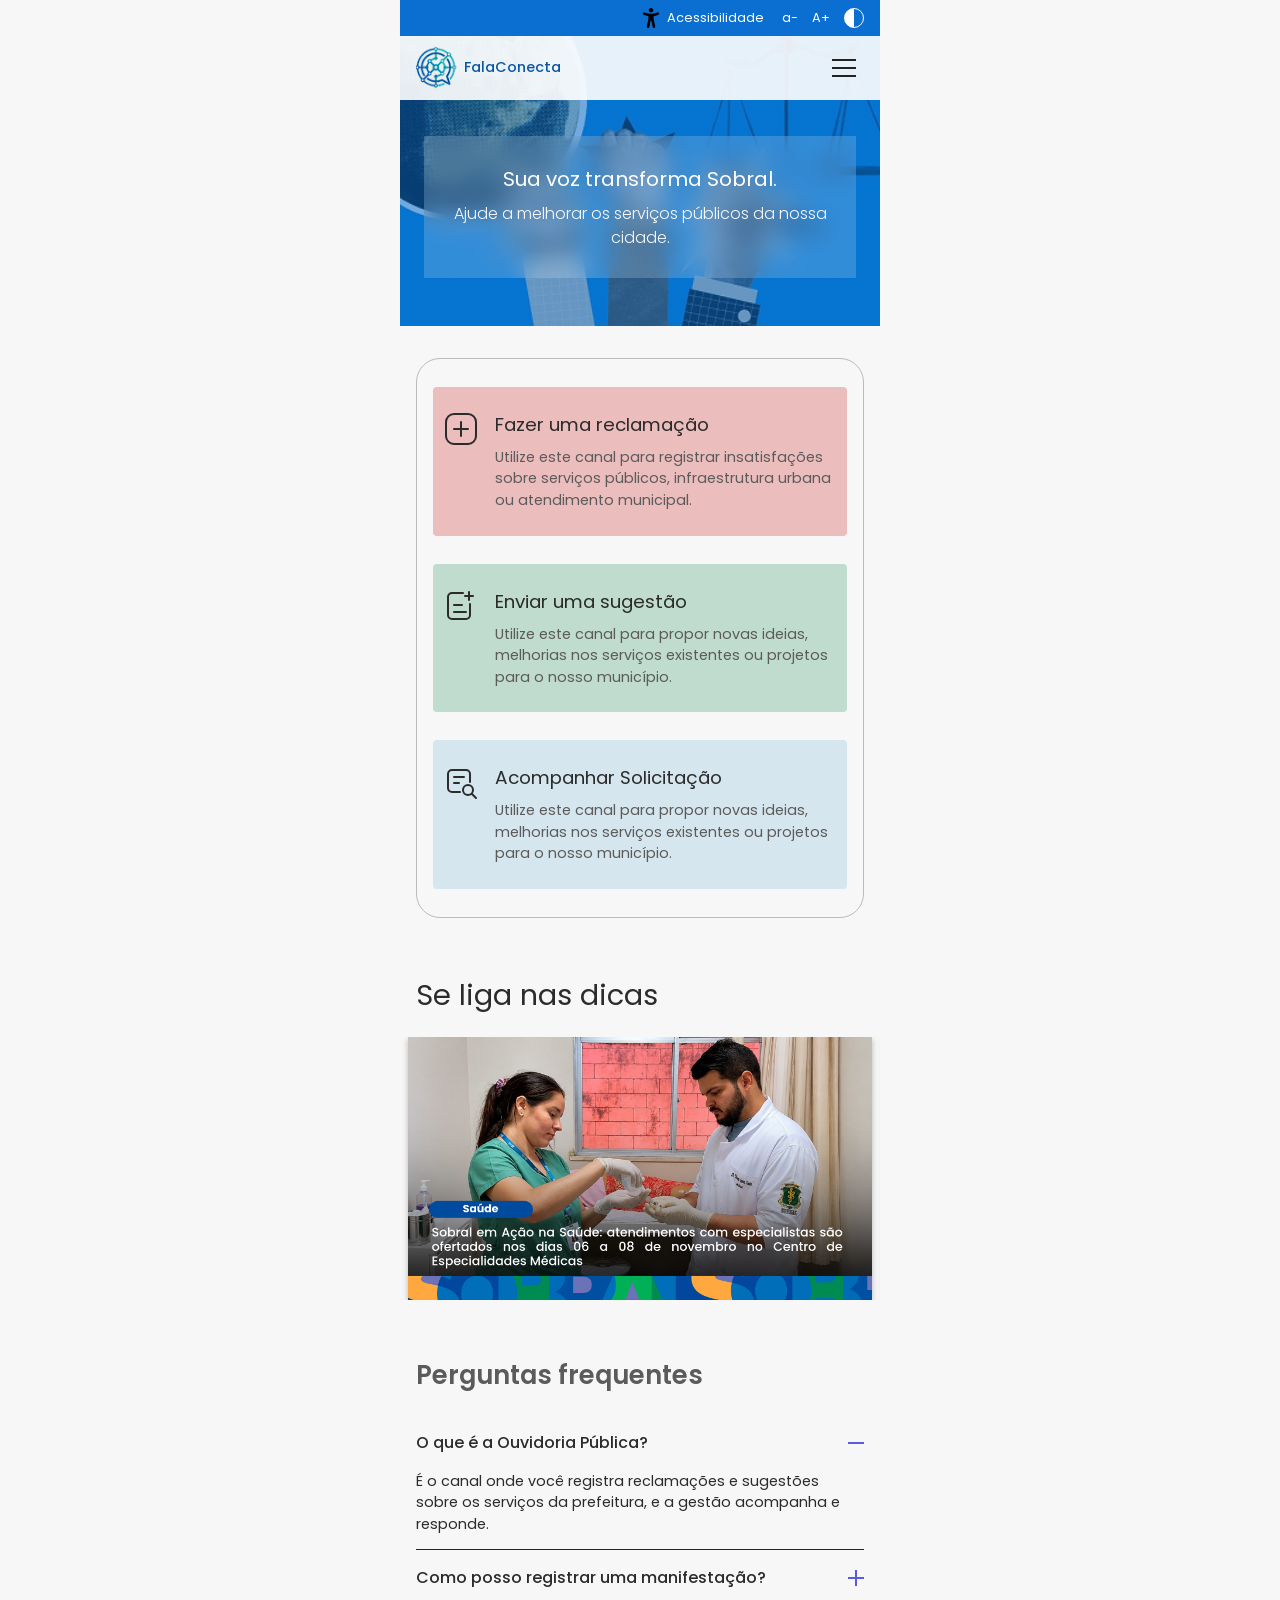
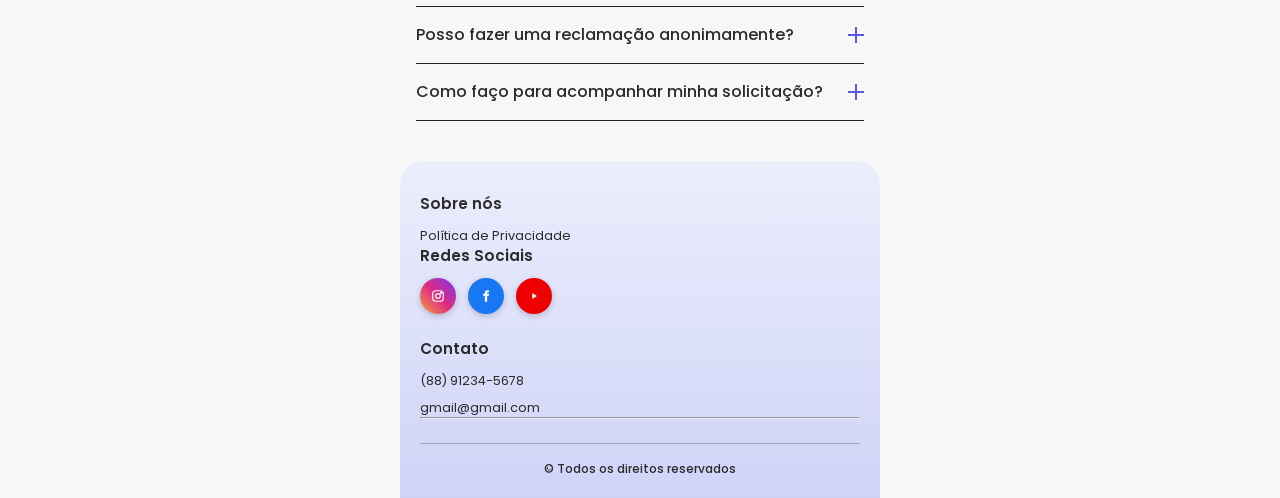
<file: index.html>
<!DOCTYPE html>
<html lang="pt-br">
<head>
  <meta charset="UTF-8">
  <meta name="viewport" content="width=device-width, initial-scale=1">
  <title>FalaConecta - Sistema de Ouvidoria Pública</title>
  <!-- Fontes -->
  <link rel="preconnect" href="https://fonts.googleapis.com">
  <link rel="preconnect" href="https://fonts.gstatic.com" crossorigin>
  <link href="https://fonts.googleapis.com/css2?family=Poppins:wght@300;400;500;600&display=swap" rel="stylesheet">
  <!-- Css -->
  <link rel="stylesheet" href="style.css">
</head>
<body>

  <!-- Acessibilidade -->
  <div class="acessibilidade">
    <a href="#" class="acessibilidade-link">
      <img src="imagens/acessibilidade.png" width="20" height="20" alt="">
      Acessibilidade
    </a>
    <button type="button" id="font-minus" aria-label="Diminuir fonte">a-</button>
    <button type="button" id="font-plus" aria-label="Aumentar fonte">A+</button>
    <button type="button" id="contrast" class="contraste-btn" aria-label="Alternar alto contraste"></button>
  </div>

  <!-- Hero -->
  <header class="hero">
    <nav class="nav">
      <a href="index.html" class="logo">
        <img src="imagens/logo.png" alt="Logo FalaConecta" width="44" height="44">
        <span>FalaConecta</span>
      </a>
      <button class="menu-btn" id="menu-btn" aria-label="Abrir menu" aria-expanded="false" aria-controls="menu">
        <span></span><span></span><span></span>
      </button>
    </nav>
    <ul class="menu" id="menu" hidden>
      <li><a href="reclamacao.html">Fazer uma reclamação</a></li>
      <li><a href="sugestao.html">Enviar uma sugestão</a></li>
      <li><a href="acompanhar.html">Acompanhar solicitação</a></li>
      <li><a href="#faq">Perguntas frequentes</a></li>
    </ul>
    <div class="hero-box">
      <h1>Sua voz transforma Sobral.</h1>
      <p>Ajude a melhorar os serviços públicos da nossa cidade.</p>
    </div>
  </header>

  <main>
    <!-- Canais de atendimento-->
    <section class="canais">
      <a href="reclamacao.html" class="canal canal--rosa">
        <svg width="36" height="36" viewBox="0 0 36 36" fill="none" stroke="currentColor" stroke-width="2" stroke-linecap="round" aria-hidden="true"><rect x="3" y="3" width="30" height="30" rx="8"/><path d="M18 11v14M11 18h14"/></svg>
        <div>
          <h2>Fazer uma reclamação</h2>
          <p>Utilize este canal para registrar insatisfações sobre serviços públicos, infraestrutura urbana ou atendimento municipal.</p>
        </div>
      </a>
      <a href="sugestao.html" class="canal canal--verde">
        <svg width="36" height="36" viewBox="0 0 36 36" fill="none" stroke="currentColor" stroke-width="2" stroke-linecap="round" aria-hidden="true"><path d="M20 5H9a4 4 0 0 0-4 4v18a4 4 0 0 0 4 4h14a4 4 0 0 0 4-4V16"/><path d="M11 17h8M11 24h12M26 4v8M22 8h8"/></svg>
        <div>
          <h2>Enviar uma sugestão</h2>
          <p>Utilize este canal para propor novas ideias, melhorias nos serviços existentes ou projetos para o nosso município.</p>
        </div>
      </a>
      <a href="acompanhar.html" class="canal canal--azul">
        <svg width="36" height="36" viewBox="0 0 36 36" fill="none" stroke="currentColor" stroke-width="2" stroke-linecap="round" aria-hidden="true"><path d="M17 28H9a4 4 0 0 1-4-4V10a4 4 0 0 1 4-4h14a4 4 0 0 1 4 4v8"/><path d="M11 13h10M11 19h5"/><circle cx="25" cy="26" r="5"/><path d="M29 30l4 4"/></svg>
        <div>
          <h2>Acompanhar Solicitação</h2>
          <p>Utilize este canal para propor novas ideias, melhorias nos serviços existentes ou projetos para o nosso município.</p>
        </div>
      </a>
    </section>

    <!-- Dicas / carrossel -->
    <section class="dicas">
      <h2>Se liga nas dicas</h2>
      <div class="carrossel" id="carrossel">
        <div class="slide"><img src="imagens/slide1.png"></div>
        <div class="slide"><img src="imagens/slide2.png"></div>
        <div class="slide"><img src="imagens/slide3.png"></div>
      </div>
    </section>

    <!-- FAQ -->
    <section class="faq" id="faq">
      <h2>Perguntas frequentes</h2>
      <div class="faq-item open">
        <button class="faq-q" aria-expanded="true">O que é a Ouvidoria Pública?<span class="icon" aria-hidden="true"></span></button>
        <div class="faq-a"><p>É o canal onde você registra reclamações e sugestões sobre os serviços da prefeitura, e a gestão acompanha e responde.</p></div>
      </div>
      <div class="faq-item">
        <button class="faq-q" aria-expanded="false">Como posso registrar uma manifestação?<span class="icon" aria-hidden="true"></span></button>
        <div class="faq-a"><p>Na página inicial, escolha "Fazer uma reclamação" ou "Enviar uma sugestão" e preencha os campos do formulário.</p></div>
      </div>
      <div class="faq-item">
        <button class="faq-q" aria-expanded="false">Posso fazer uma reclamação anonimamente?<span class="icon" aria-hidden="true"></span></button>
        <div class="faq-a"><p>Sim. No formulário, escolha a opção "Reclamação Anônima". Você receberá um protocolo e um código para acompanhar.</p></div>
      </div>
      <div class="faq-item">
        <button class="faq-q" aria-expanded="false">Como faço para acompanhar minha solicitação?<span class="icon" aria-hidden="true"></span></button>
        <div class="faq-a"><p>Acesse a opção "Acompanhar Solicitação" na página inicial e informe o número do protocolo e a chave de acesso recebidos após o envio.</p></div>
      </div>
    </section>
  </main>

  <footer class="footer">
    <div class="footer-top">
      <div>
        <h3>Sobre nós</h3>
        <a href="termos.html">Política de Privacidade</a>
      </div>
      <div class="social">
        <h3>Redes Sociais</h3>
        <div class="social-icons">
          <a href="#" aria-label="Instagram" class="s-insta"><svg width="14" height="14" viewBox="0 0 24 24" fill="none" stroke="#fff" stroke-width="2"><rect x="3" y="3" width="18" height="18" rx="5"/><circle cx="12" cy="12" r="4"/><circle cx="17.5" cy="6.5" r="1" fill="#fff"/></svg></a>
          <a href="#" aria-label="Facebook" class="s-face"><svg width="14" height="14" viewBox="0 0 24 24" fill="#fff"><path d="M14 8V6.5c0-.7.3-1 1-1h2V2h-3a4 4 0 0 0-4 4v2H7v3.5h3V22h4V11.5h3L17.5 8z"/></svg></a>
          <a href="#" aria-label="YouTube" class="s-yt"><svg width="14" height="14" viewBox="0 0 24 24" fill="#fff"><path d="M9 7l8 5-8 5z"/></svg></a>
        </div>
      </div>
    </div>
    <div class="contato">
      <h3>Contato</h3>
      <p>(88) 91234-5678</p>
      <p>gmail@gmail.com</p>
    </div>
    <hr>
    <p class="copy">© Todos os direitos reservados</p>
  </footer>

  <script src="script.js"></script>
</body>
</html>
</file>
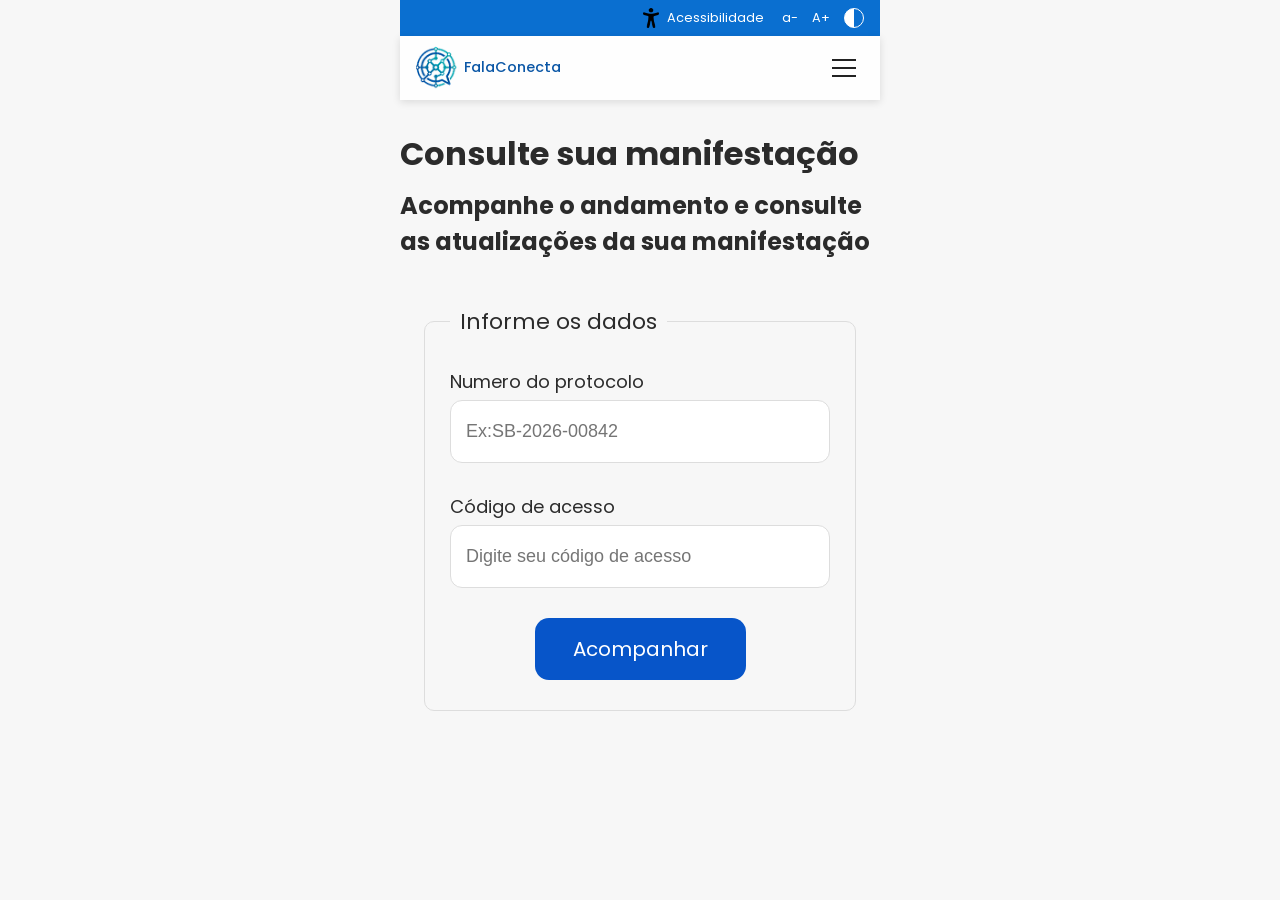
<file: acompanhar.html>
<!DOCTYPE html>
<html lang="pt-br">
<head>
    <meta charset="UTF-8">
    <meta name="viewport" content="width=device-width, initial-scale=1.0">
    <title>Document</title>
    <!-- Fontes -->
  <link rel="preconnect" href="https://fonts.googleapis.com">
  <link rel="preconnect" href="https://fonts.gstatic.com" crossorigin>
  <link href="https://fonts.googleapis.com/css2?family=Poppins:wght@300;400;500;600&display=swap" rel="stylesheet">
  <!-- Css -->
  <link rel="stylesheet" href="style.css">
</head>
<body>

     <!-- Acessibilidade -->
  <div class="acessibilidade">
    <a href="#" class="acessibilidade-link">
      <img src="imagens/acessibilidade.png" width="20" height="20" alt="">
      Acessibilidade
    </a>
    <button type="button" id="font-minus" aria-label="Diminuir fonte">a-</button>
    <button type="button" id="font-plus" aria-label="Aumentar fonte">A+</button>
    <button type="button" id="contrast" class="contraste-btn" aria-label="Alternar alto contraste"></button>
  </div>


  <!--Header-->
    <header class="topo">
        <nav class="nav">
            <a href="index.html" class="logo">
                <img src="imagens/logo.png" alt="Logo FalaConecta" width="44" height="44">
                <span>FalaConecta</span>
            </a>
            <button class="menu-btn" id="menu-btn" aria-label="Abrir Menu" aria-expanded="false" aria-controls="menu">
               <span></span><span></span><span></span>
            </button>
        </nav>
        <ul class="menu" id="menu" hidden>
            <li><a href="reclamacao.html">Fazer uma reclamação</a></li>
            <li><a href="sugestao.html">Enviar Sugestão</a></li>
            <li><a href="acompanhar.html">Acompanhar Solicitação</a></li>
            <li><a href="index.html">Perguntas Frequentes</a></li>
        </ul>
    </header>

    <!--formulario do acompanhamento-->
    <h1 id="h1-acompanhamento">Consulte sua manifestação</h1>
    <h2 id="h2-acompanhamento">Acompanhe o andamento e consulte as atualizações da sua manifestação</h2>
    <form id="acompanhamento">
      <fieldset>
        <legend>Informe os dados</legend>
        <p>Numero do protocolo</p>
        <input type="text" id="numero-protocolo" placeholder="Ex:SB-2026-00842">

        <p>Código de acesso</p>
        <input type="text" id="codigo-acesso" placeholder="Digite seu código de acesso">

        <button type="submit">Acompanhar</button>
      </fieldset>
    </form>



  <script src="script.js"></script>
</body>
</html>
</file>
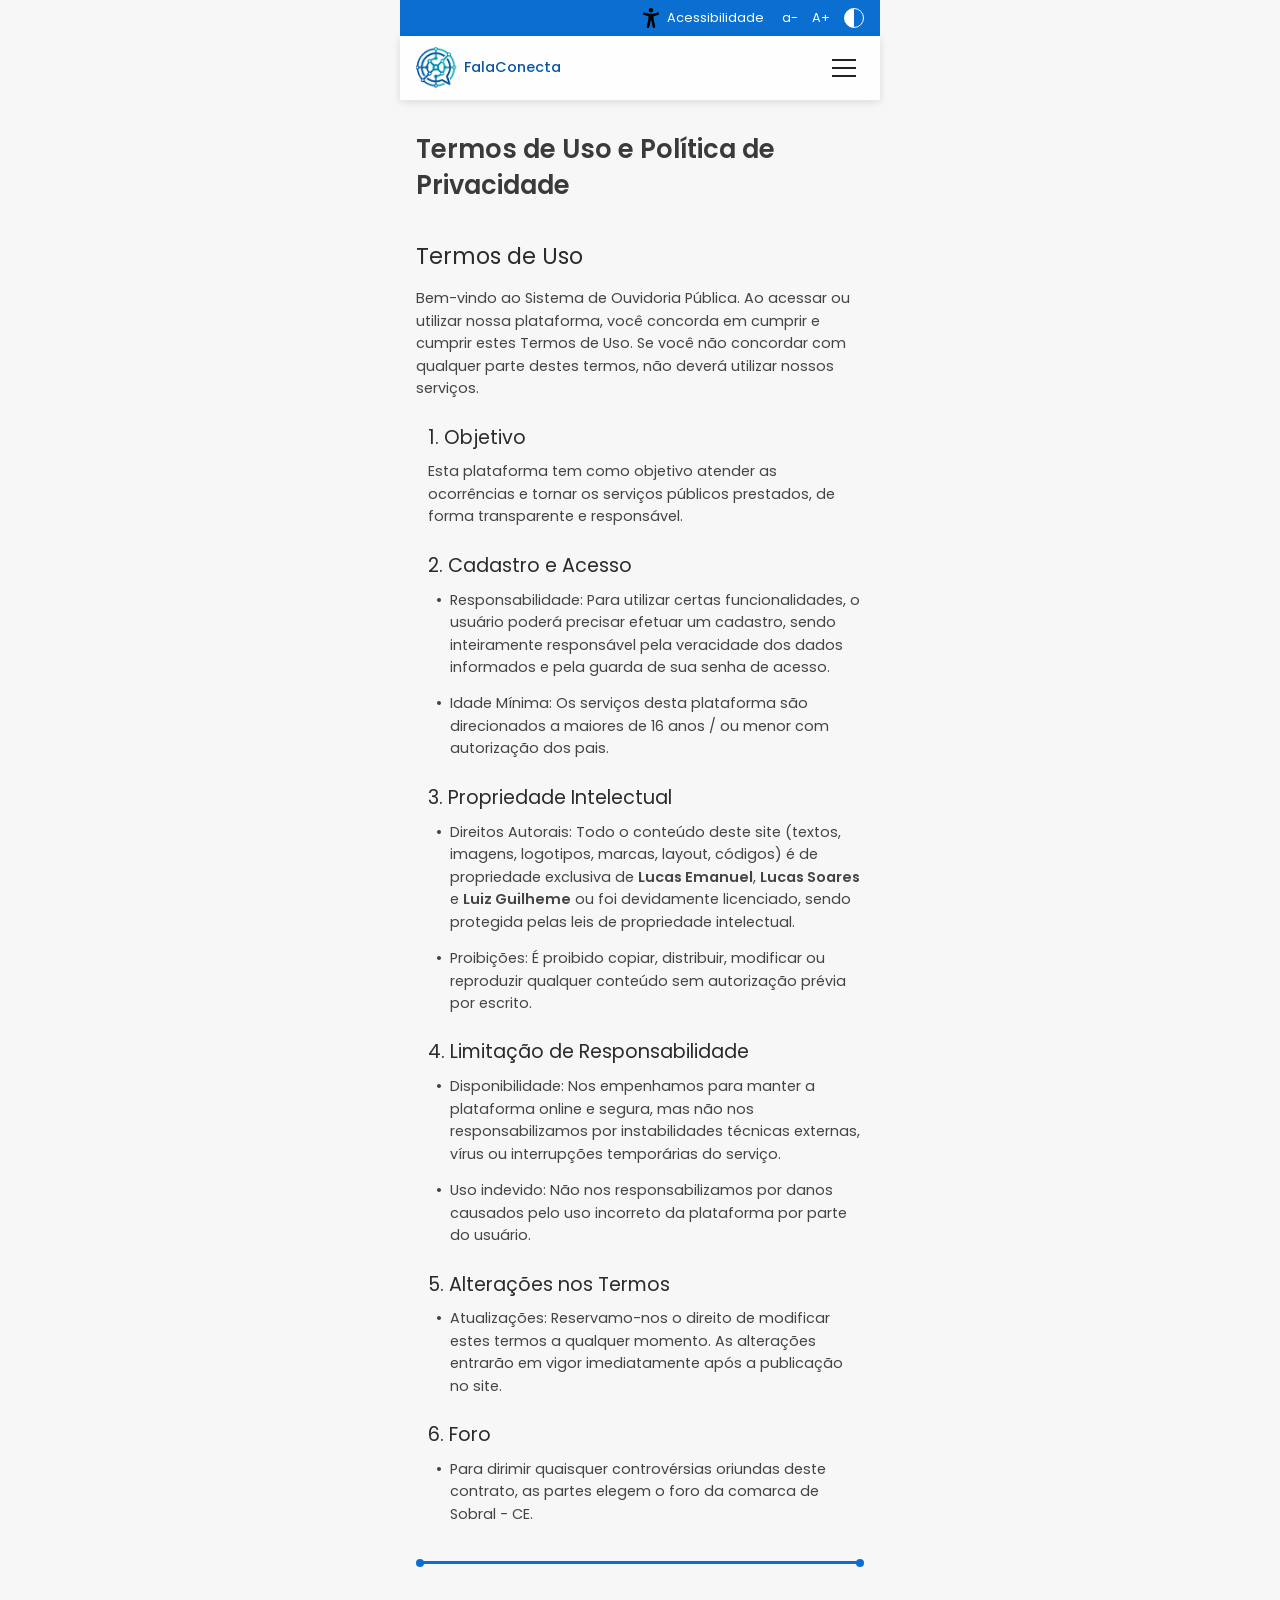
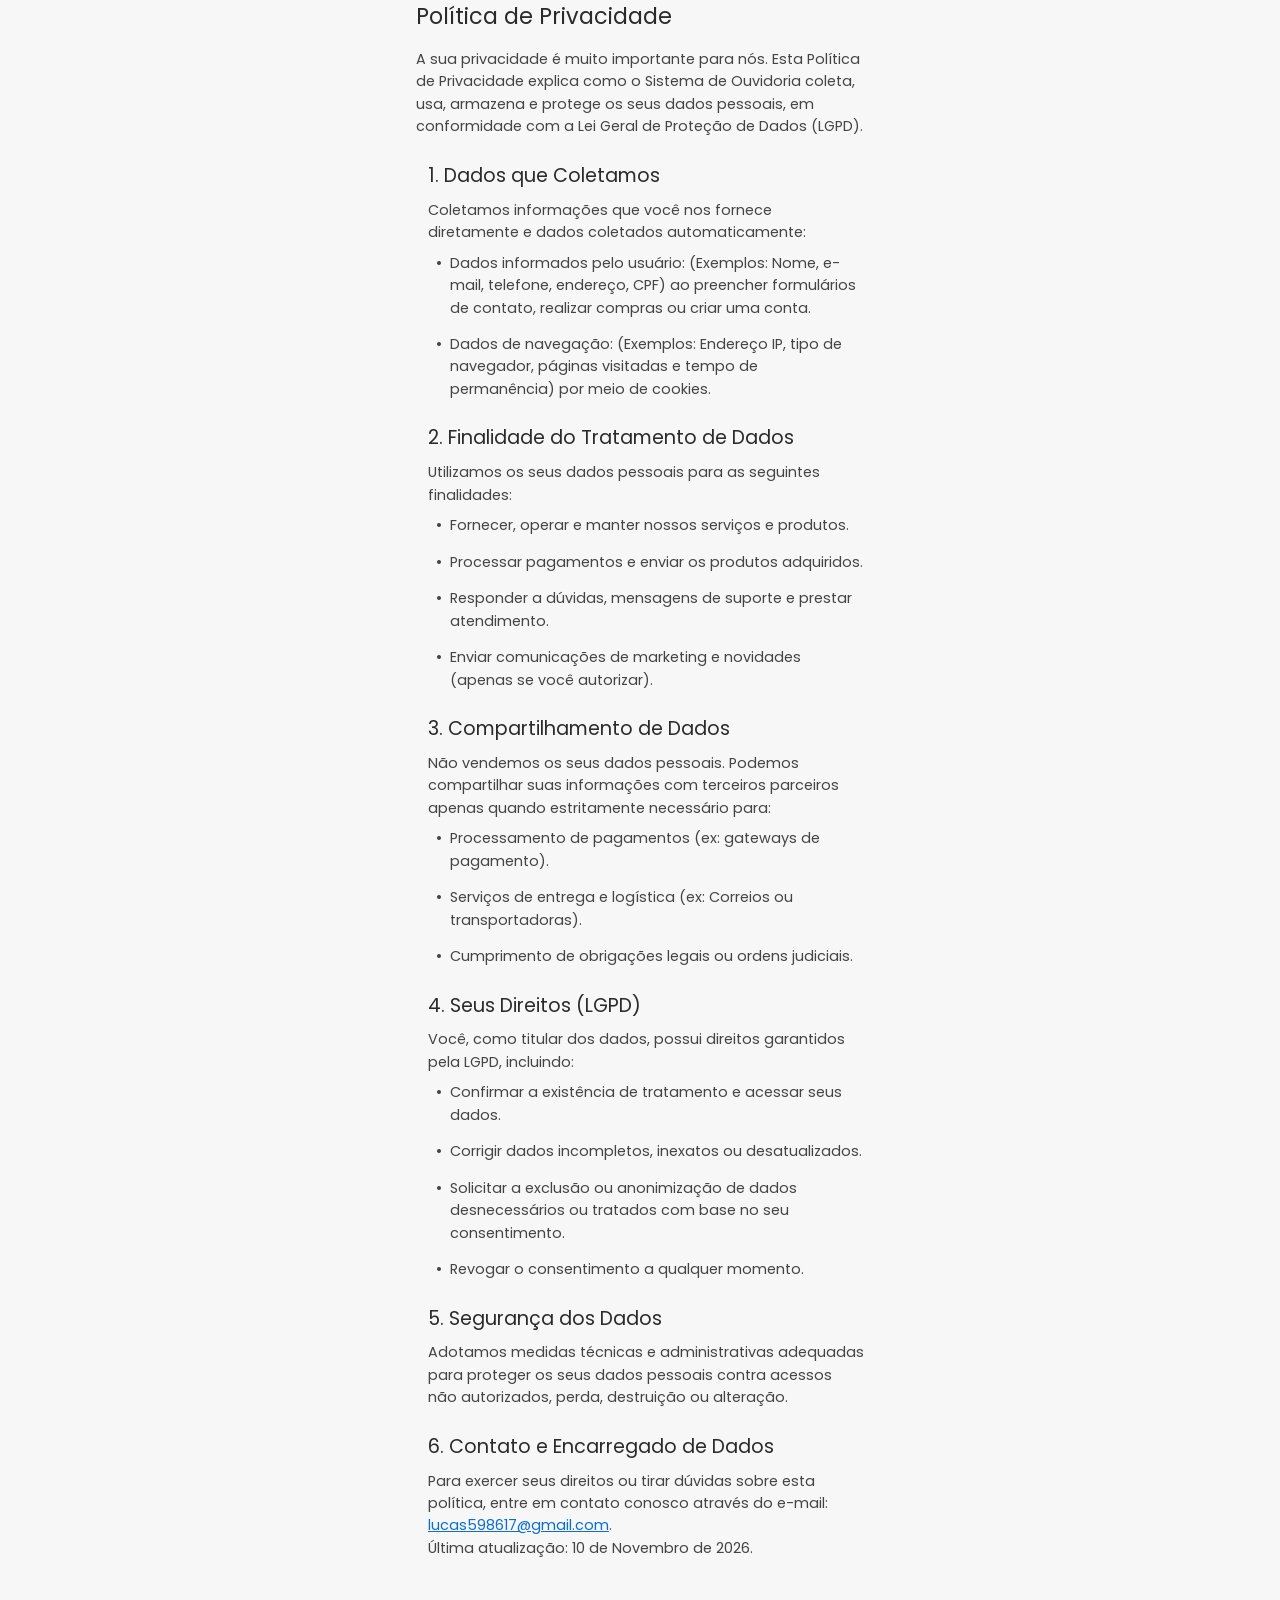
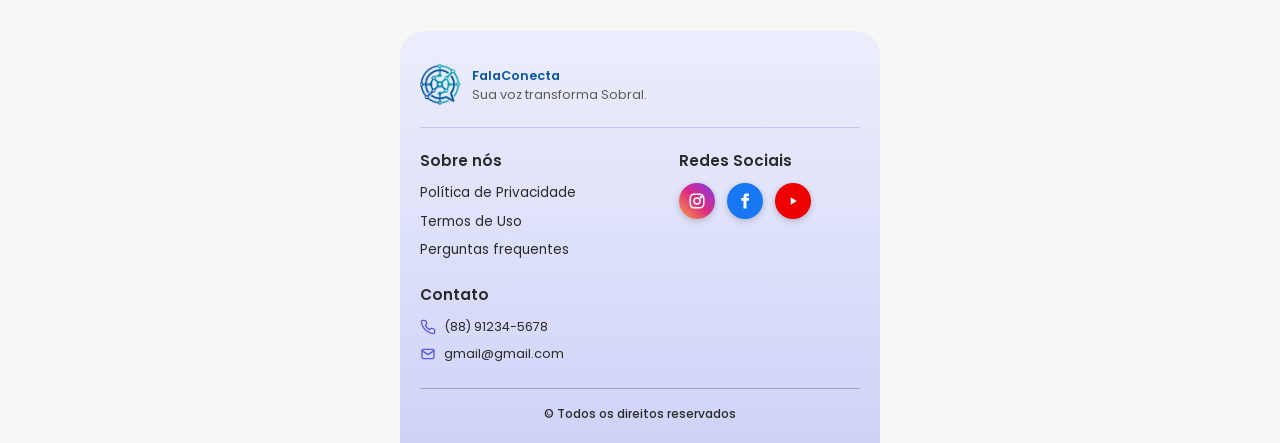
<file: termos.html>
<!DOCTYPE html>
<html lang="pt-br">
<head>
  <meta charset="UTF-8">
  <meta name="viewport" content="width=device-width, initial-scale=1">
  <title>Termos de Uso e Política de Privacidade - FalaConecta</title>
  <!-- Fontes -->
  <link rel="preconnect" href="https://fonts.googleapis.com">
  <link rel="preconnect" href="https://fonts.gstatic.com" crossorigin>
  <link href="https://fonts.googleapis.com/css2?family=Poppins:wght@300;400;500;600&display=swap" rel="stylesheet">
  <!-- Css -->
  <link rel="stylesheet" href="style.css">
  <link rel="stylesheet" href="termos.css">
</head>
<body>

  <!-- Acessibilidade -->
  <div class="acessibilidade">
    <a href="#" class="acessibilidade-link">
      <img src="imagens/acessibilidade.png" width="20" height="20" alt="">
      Acessibilidade
    </a>
    <button type="button" id="font-minus" aria-label="Diminuir fonte">a-</button>
    <button type="button" id="font-plus" aria-label="Aumentar fonte">A+</button>
    <button type="button" id="contrast" class="contraste-btn" aria-label="Alternar alto contraste"></button>
  </div>

  <!-- Topo -->
  <header class="topo">
    <nav class="nav">
      <a href="index.html" class="logo">
        <img src="imagens/logo.png" alt="Logo FalaConecta" width="44" height="44">
        <span>FalaConecta</span>
      </a>
      <button class="menu-btn" id="menu-btn" aria-label="Abrir menu" aria-expanded="false" aria-controls="menu">
        <span></span><span></span><span></span>
      </button>
    </nav>
    <ul class="menu" id="menu" hidden>
      <li><a href="reclamacao.html">Fazer uma reclamação</a></li>
      <li><a href="sugestao.html">Enviar uma sugestão</a></li>
      <li><a href="acompanhar.html">Acompanhar solicitação</a></li>
      <li><a href="index.html#faq">Perguntas frequentes</a></li>
    </ul>
  </header>

  <main class="termosUsoPolitica">
    <h1>Termos de Uso e Política de Privacidade</h1>

    <section id="termos">
      <h2>Termos de Uso</h2>
      <p>Bem-vindo ao Sistema de Ouvidoria Pública. Ao acessar ou utilizar nossa plataforma, você concorda em cumprir e cumprir estes Termos de Uso. Se você não concordar com qualquer parte destes termos, não deverá utilizar nossos serviços.</p>

      <h3>1. Objetivo</h3>
      <p>Esta plataforma tem como objetivo atender as ocorrências e tornar os serviços públicos prestados, de forma transparente e responsável.</p>

      <h3>2. Cadastro e Acesso</h3>
      <ul>
        <li>Responsabilidade: Para utilizar certas funcionalidades, o usuário poderá precisar efetuar um cadastro, sendo inteiramente responsável pela veracidade dos dados informados e pela guarda de sua senha de acesso.</li>
        <li>Idade Mínima: Os serviços desta plataforma são direcionados a maiores de 16 anos / ou menor com autorização dos pais.</li>
      </ul>

      <h3>3. Propriedade Intelectual</h3>
      <ul>
        <li>Direitos Autorais: Todo o conteúdo deste site (textos, imagens, logotipos, marcas, layout, códigos) é de propriedade exclusiva de <strong>Lucas Emanuel</strong>, <strong>Lucas Soares</strong> e <strong>Luiz Guilheme</strong> ou foi devidamente licenciado, sendo protegida pelas leis de propriedade intelectual.</li>
        <li>Proibições: É proibido copiar, distribuir, modificar ou reproduzir qualquer conteúdo sem autorização prévia por escrito.</li>
      </ul>

      <h3>4. Limitação de Responsabilidade</h3>
      <ul>
        <li>Disponibilidade: Nos empenhamos para manter a plataforma online e segura, mas não nos responsabilizamos por instabilidades técnicas externas, vírus ou interrupções temporárias do serviço.</li>
        <li>Uso indevido: Não nos responsabilizamos por danos causados pelo uso incorreto da plataforma por parte do usuário.</li>
      </ul>

      <h3>5. Alterações nos Termos</h3>
      <ul>
        <li>Atualizações: Reservamo-nos o direito de modificar estes termos a qualquer momento. As alterações entrarão em vigor imediatamente após a publicação no site.</li>
      </ul>

      <h3>6. Foro</h3>
      <ul>
        <li>Para dirimir quaisquer controvérsias oriundas deste contrato, as partes elegem o foro da comarca de Sobral - CE.</li>
      </ul>
    </section>

    <div class="divisor" role="separator"></div>

    <section id="privacidade">
      <h2>Política de Privacidade</h2>
      <p>A sua privacidade é muito importante para nós. Esta Política de Privacidade explica como o Sistema de Ouvidoria coleta, usa, armazena e protege os seus dados pessoais, em conformidade com a Lei Geral de Proteção de Dados (LGPD).</p>

      <h3>1. Dados que Coletamos</h3>
      <p>Coletamos informações que você nos fornece diretamente e dados coletados automaticamente:</p>
      <ul>
        <li>Dados informados pelo usuário: (Exemplos: Nome, e-mail, telefone, endereço, CPF) ao preencher formulários de contato, realizar compras ou criar uma conta.</li>
        <li>Dados de navegação: (Exemplos: Endereço IP, tipo de navegador, páginas visitadas e tempo de permanência) por meio de cookies.</li>
      </ul>

      <h3>2. Finalidade do Tratamento de Dados</h3>
      <p>Utilizamos os seus dados pessoais para as seguintes finalidades:</p>
      <ul>
        <li>Fornecer, operar e manter nossos serviços e produtos.</li>
        <li>Processar pagamentos e enviar os produtos adquiridos.</li>
        <li>Responder a dúvidas, mensagens de suporte e prestar atendimento.</li>
        <li>Enviar comunicações de marketing e novidades (apenas se você autorizar).</li>
      </ul>

      <h3>3. Compartilhamento de Dados</h3>
      <p>Não vendemos os seus dados pessoais. Podemos compartilhar suas informações com terceiros parceiros apenas quando estritamente necessário para:</p>
      <ul>
        <li>Processamento de pagamentos (ex: gateways de pagamento).</li>
        <li>Serviços de entrega e logística (ex: Correios ou transportadoras).</li>
        <li>Cumprimento de obrigações legais ou ordens judiciais.</li>
      </ul>

      <h3>4. Seus Direitos (LGPD)</h3>
      <p>Você, como titular dos dados, possui direitos garantidos pela LGPD, incluindo:</p>
      <ul>
        <li>Confirmar a existência de tratamento e acessar seus dados.</li>
        <li>Corrigir dados incompletos, inexatos ou desatualizados.</li>
        <li>Solicitar a exclusão ou anonimização de dados desnecessários ou tratados com base no seu consentimento.</li>
        <li>Revogar o consentimento a qualquer momento.</li>
      </ul>

      <h3>5. Segurança dos Dados</h3>
      <p>Adotamos medidas técnicas e administrativas adequadas para proteger os seus dados pessoais contra acessos não autorizados, perda, destruição ou alteração.</p>

      <h3>6. Contato e Encarregado de Dados</h3>
      <p>Para exercer seus direitos ou tirar dúvidas sobre esta política, entre em contato conosco através do e-mail: <a href="mailto:lucas598617@gmail.com">lucas598617@gmail.com</a>.<br>Última atualização: 10 de Novembro de 2026.</p>
    </section>
  </main>

  <footer class="footer">
    <div class="footer-marca">
      <img src="imagens/logo.png" alt="Logo FalaConecta" width="44" height="44">
      <div>
        <strong>FalaConecta</strong>
        <span>Sua voz transforma Sobral.</span>
      </div>
    </div>

    <div class="footer-colunas">
      <nav aria-label="Sobre nós">
        <h3>Sobre nós</h3>
        <ul>
          <li><a href="termos.html#privacidade">Política de Privacidade</a></li>
          <li><a href="termos.html#termos">Termos de Uso</a></li>
          <li><a href="index.html#faq">Perguntas frequentes</a></li>
        </ul>
      </nav>

      <div>
        <h3>Redes Sociais</h3>
        <div class="social-icons">
          <a href="#" aria-label="Instagram" class="s-insta"><svg width="18" height="18" viewBox="0 0 24 24" fill="none" stroke="#fff" stroke-width="2" aria-hidden="true"><rect x="3" y="3" width="18" height="18" rx="5"/><circle cx="12" cy="12" r="4"/><circle cx="17.5" cy="6.5" r="1" fill="#fff"/></svg></a>
          <a href="#" aria-label="Facebook" class="s-face"><svg width="18" height="18" viewBox="0 0 24 24" fill="#fff" aria-hidden="true"><path d="M14 8V6.5c0-.7.3-1 1-1h2V2h-3a4 4 0 0 0-4 4v2H7v3.5h3V22h4V11.5h3L17.5 8z"/></svg></a>
          <a href="#" aria-label="YouTube" class="s-yt"><svg width="18" height="18" viewBox="0 0 24 24" fill="#fff" aria-hidden="true"><path d="M9 7l8 5-8 5z"/></svg></a>
        </div>
      </div>
    </div>

    <div class="contato">
      <h3>Contato</h3>
      <a href="tel:+5588912345678">
        <svg width="16" height="16" viewBox="0 0 24 24" fill="none" stroke="currentColor" stroke-width="2" stroke-linecap="round" stroke-linejoin="round" aria-hidden="true"><path d="M22 16.9v3a2 2 0 0 1-2.2 2 19.8 19.8 0 0 1-8.6-3.1 19.5 19.5 0 0 1-6-6A19.8 19.8 0 0 1 2.1 4.2 2 2 0 0 1 4.1 2h3a2 2 0 0 1 2 1.7c.1 1 .4 1.9.7 2.8a2 2 0 0 1-.5 2.1L8.1 9.9a16 16 0 0 0 6 6l1.3-1.3a2 2 0 0 1 2.1-.4c.9.3 1.8.6 2.8.7a2 2 0 0 1 1.7 2z"/></svg>
        (88) 91234-5678
      </a>
      <a href="mailto:gmail@gmail.com">
        <svg width="16" height="16" viewBox="0 0 24 24" fill="none" stroke="currentColor" stroke-width="2" stroke-linecap="round" stroke-linejoin="round" aria-hidden="true"><rect x="3" y="5" width="18" height="14" rx="2"/><path d="M3 7l9 6 9-6"/></svg>
        gmail@gmail.com
      </a>
    </div>

    <p class="copy">© Todos os direitos reservados</p>
  </footer>

  <script src="script.js"></script>
</body>
</html>
</file>
<file: style.css>
@import url(termos.css);
:root {
  --azul: #0a6fd0;
  --azul-escuro: #0b57a6;
  --fundo: #f7f7f7;
  --texto: #2b2b2b;
  --cinza: #5b5b5b;
  --rosa: #ecbdbd;
  --verde: #bfdccf;
  --azul-claro: #d6e6ee;
  --roxo: #5a5be0;
}

/* Resetar CSS */
* {
  margin: 0;
  padding: 0;
  box-sizing: border-box;
}

html {
  font-size: 16px;
}

body {
  font-family: "Poppins", sans-serif;
  background: var(--fundo);
  color: var(--texto);
  max-width: 480px;
  margin: 0 auto;
  overflow-x: hidden;
  line-height: 1.5;
}

a {
  color: inherit;
  text-decoration: none;
}
button {
  font: inherit;
  color: inherit;
  background: none;
  border: 0;
  cursor: pointer;
}
:focus-visible {
  outline: 3px solid #ffbf47;
  outline-offset: 2px;
}

/* Acessibilidade */
.acessibilidade {
  background: var(--azul);
  color: #fff;
  display: flex;
  justify-content: flex-end;
  align-items: center;
  gap: 14px;
  padding: 8px 16px;
  font-size: .8rem;
}
.acessibilidade-link {
  display: flex;
  align-items: center;
  gap: 6px;
  margin-right: 4px;
}
.contraste-btn {
  width: 20px;
  height: 20px;
  border-radius: 50%;
  border: 1.5px solid #fff;
  background: linear-gradient(90deg, #fff 50%, transparent 50%);
}

/* Hero */
.hero {
  position: relative;
  min-height: 290px;
  padding-bottom: 36px;
  color: #fff;
  background: linear-gradient(rgba(10,111,208,.55), rgba(10,111,208,.55)), url("imagens/bg-header.png") center/cover, var(--azul);
}
.nav {
  display: flex;
  justify-content: space-between;
  align-items: center;
  padding: 10px 16px;
  background: rgba(255,255,255,.9);
}
.logo {
  display: flex;
  align-items: center;
  gap: 4px;
  color: var(--azul-escuro);
  font-size: .9rem;
  font-weight: 500;
}
.logo img {
  object-fit: cover;
}
.menu-btn {
  display: grid;
  gap: 6px;
  padding: 8px;
}
.menu-btn span {
  display: block;
  width: 24px;
  height: 2px;
  background: #222;
}
.menu {
  list-style: none;
  background: var(--azul-escuro);
  padding: 8px 16px;
}
.menu li a {
  display: block;
  padding: 12px 0;
  border-bottom: 1px solid rgba(255,255,255,.2);
}
.hero-box {
  margin: 36px 24px 0;
  padding: 28px 28px;
  text-align: center;
  background: rgba(255,255,255,.18);
  backdrop-filter: blur(12px);
}
.hero-box h1 {
  font-size: 1.26rem;
  font-weight: 400;
  margin-bottom: 8px;
}
.hero-box p {
  font-size: 1rem;
  font-weight: 300;
  opacity: .95;
}

/* Canais */
.canais {
  margin: 32px 16px 0 16px;
  padding: 28px 16px;
  border: 1px solid #bbb;
  border-radius: 24px;
  display: grid;
  gap: 28px;
}
.canal {
  display: flex;
  gap: 16px;
  padding: 24px 10px;
  border-radius: 4px;
  transition: all .15s ease-in-out;
}
.canal:hover {
  transform: scale(1.01);
}
.canal:active {
  transform: scale(.98);
}
.canal svg {
  flex: none;
}
.canal h2 {
  font-size: 1.16rem;
  font-weight: 400;
  margin-bottom: 8px;
}
.canal p {
  font-size: .9rem;
  color: var(--cinza);
  font-weight: 400;
}
.canal--rosa {
  background: var(--rosa);
}
.canal--verde {
  background: var(--verde);
}
.canal--azul {
  background: var(--azul-claro);
}

/* Dicas */
.dicas {
  position: relative;
  margin-block: 56px;
}
.dicas h2 {
  font-size: 1.8rem;
  font-weight: 400;
  padding: 0 16px;
  margin-bottom: 20px;
}
.carrossel {
  display: flex;
  overflow-x: auto;
  scroll-snap-type: x mandatory;
  scrollbar-width: none;
  gap: 12px;
  padding: 0 8px;
}
.carrossel::-webkit-scrollbar {
  display: none;
}
.slide {
  flex: 0 0 100%;
  scroll-snap-align: center;
  aspect-ratio: 374 / 212;
  background: #ddd;
  box-shadow: 0 2px 6px rgba(0,0,0,.25);
}
.slide img {
  width: 100%;
  height: 100%;
  object-fit: cover;
  display: block;
}

/* FAQ */
.faq {
  padding: 0 16px;
}
.faq h2 {
  font-size: 1.6rem;
  font-weight: 600;
  color: var(--cinza);
  margin-bottom: 20px;
}
.faq-item {
  border-bottom: 1px solid #222;
}
.faq-q {
  width: 100%;
  display: flex;
  justify-content: space-between;
  align-items: center;
  text-align: left;
  padding: 16px 0;
  font-weight: 500;
}
.icon {
  position: relative;
  width: 16px;
  height: 16px;
  flex: none;
  color: var(--roxo);
}
.icon::before,
.icon::after {
  content: "";
  position: absolute;
  background: currentColor;
  top: 50%;
  left: 0;
  width: 100%;
  height: 2px;
  transform: translateY(-50%);
  transition: transform .2s ease;
}
.icon::after {
  transform: translateY(-50%)
  rotate(90deg);
}
.faq-item.open .icon::after {
  transform: translateY(-50%)
  rotate(0);
}
.faq-a {
  display: grid;
  grid-template-rows: 0fr;
  transition: grid-template-rows .25s ease;
}
.faq-a > p {
  overflow: hidden;
  font-size: .9rem;
}
.faq-item.open .faq-a {
  grid-template-rows: 1fr;
}
.faq-item.open .faq-a > p {
  padding-bottom: 14px;
}

/* Contraste */
body.alto-contraste {
  background: #000;
  color: #fff;
}
body.alto-contraste .canal,
body.alto-contraste .canais {
  background: #000;
  border-color: #ff0;
  color: #ff0;
}
body.alto-contraste .canal {
  border: 2px solid #ff0;
}
body.alto-contraste .canal p,
body.alto-contraste .faq h2 {
  color: #fff;
}
body.alto-contraste .faq-item {
  border-color: #fff;
}
body.alto-contraste .footer {
  background: #111;
}

@media (prefers-reduced-motion: reduce) {
  * { transition: none !important; scroll-behavior: auto !important; }
}


/* Formulário */
#acompanhamento {
    width: 90%;
    margin: 45px auto;
}

/* Área interna */
#acompanhamento fieldset {
    padding: 30px 25px;
    border: 1px solid #ddd;
    border-radius: 10px;
}

/* Título do formulário */
#acompanhamento legend {
    font-size: 22px;
    padding: 0 10px;
}

/* Descrição dos campos */
#acompanhamento p {
    font-size: 18px;
    margin-bottom: 5px;
}

/* Campos de preenchimento */
#acompanhamento input {
    display: block;
    width: 100%;
    height: 63px;
    padding: 15px;
    margin-bottom: 30px;
    font-size: 18px;
    border: 1px solid #ddd;
    border-radius: 12px;
    box-sizing: border-box;
}

/* Botão */
#acompanhamento button {
    display: block;
    margin: 0 auto;
    padding: 16px 38px;
    background-color: #0755c9;
    color: white;
    border: none;
    border-radius: 14px;
    font-size: 20px;
    cursor: pointer;
}

/* Título principal */
#h1-acompanhamento {
    margin-top: 30px;
    margin-bottom: 10px;
}

/* Subtítulo */
#h2-acompanhamento {
    margin-top: 0;
    margin-bottom: 30px;
}
</file>
<file: termos.css>
/* Topo */
.topo .nav {
  box-shadow: 0 2px 8px rgba(0, 0, 0, .12);
}

.menu li {
  color: #fff;
  font-size: .8rem;
}

/* Termos de Uso e Política de Privacidade */
.termosUsoPolitica {
  padding: 32px 16px 24px;
}
.termosUsoPolitica h1 {
  font-size: 1.6rem;
  font-weight: 600;
  line-height: 1.4;
  margin-bottom: 36px;
  color: #3a3a3a;
}
.termosUsoPolitica h2 {
  font-size: 1.4rem;
  font-weight: 400;
  margin-bottom: 14px;
}
.termosUsoPolitica h3 {
  font-size: 1.2rem;
  font-weight: 400;
  margin: 24px 0 8px 12px;
}
.termosUsoPolitica p,
.termosUsoPolitica li {
  font-size: .9rem;
  line-height: 1.56;
  color: #444;
}
.termosUsoPolitica section > p {
  margin-bottom: 8px;
}
.termosUsoPolitica h3 + p {
  margin-left: 12px;
}
.termosUsoPolitica ul {
  margin: 6px 0 0 12px;
  padding-left: 8px;
  list-style: none;
}
.termosUsoPolitica li {
  position: relative;
  padding-left: 14px;
  margin-bottom: 14px;
}
.termosUsoPolitica li::before {
  content: "•";
  position: absolute;
  left: 0;
}
.termosUsoPolitica a {
  color: var(--azul);
  text-decoration: underline;
}
.termosUsoPolitica strong {
  font-weight: 600;
}

/* Divisor */
.divisor {
  position: relative;
  height: 3px;
  margin: 36px 4px;
  background: var(--azul);
}
.divisor::before,
.divisor::after {
  content: "";
  position: absolute;
  top: 50%;
  width: 8px;
  height: 8px;
  background: var(--azul);
  border-radius: 50%;
  transform: translateY(-50%);
}
.divisor::before {
  left: -4px;
}
.divisor::after {
  right: -4px;
}

/* Footer */
.footer {
  margin-top: 40px;
  padding: 32px 20px 20px; 
  background: linear-gradient(180deg, #eceefc 0%, #cfd3f7 100%);
  border-radius: 24px 24px 0 0;
  font-size: .8rem;
}
.footer h3 {
  font-size: .95rem;
  font-weight: 600;
  margin-bottom: 10px;
}
.footer a {
  transition: all .15s ease-in-out;
}
.footer a:hover {
  color: var(--roxo);
}
.footer-marca {
  display: flex;
  align-items: center;
  gap: 8px;
  padding-bottom: 20px;
  margin-bottom: 22px;
  border-bottom: 1px solid rgba(90, 91, 224, .25);
}
.footer-marca img {
  object-fit: cover;
}
.footer-marca strong {
  display: block;
  font-weight: 600;
  color: var(--azul-escuro);
}
.footer-marca span {
  font-size: .8rem;
  color: var(--cinza);
}
.footer-colunas {
  display: grid;
  grid-template-columns: 1.3fr 1fr;
  gap: 24px;
}
.footer-colunas ul {
  list-style: none;
  display: grid;
  gap: 8px;
}
.footer-colunas li a {
  font-size: .85rem;
}
.social-icons {
  display: flex;
  gap: 12px;
}
.social-icons a {
  width: 36px;
  height: 36px;
  border-radius: 50%;
  display: grid;
  place-items: center;
  box-shadow: 0 2px 6px rgba(0, 0, 0, .2);
  transition: transform .15s ease;
}
.social-icons a:hover {
  transform: translateY(-2px);
  color: inherit;
}
.s-insta {
  background: linear-gradient(45deg, #f9a03f, #dc2a82, #7c3aed);
}
.s-face {
  background: #1877f2;
}
.s-yt {
  background: #e00;
}
.contato {
  margin-top: 24px;
  display: grid;
  gap: 8px;
  justify-items: start;
}
.contato h3 {
  margin-bottom: 2px;
}
.contato a {
  display: inline-flex;
  align-items: center;
  gap: 8px;
}
.contato svg {
  color: var(--roxo);
  flex: none;
}
.copy {
  margin-top: 24px;
  padding-top: 16px;
  border-top: 1px solid rgba(0, 0, 0, .25);
  text-align: center;
  font-size: .75rem;
  font-weight: 500;
}

/* Alto contraste */
body.alto-contraste .topo .nav {
  background: #000;
}
body.alto-contraste .logo,
body.alto-contraste .termosUsoPolitica a {
  color: #ff0;
}
body.alto-contraste .menu-btn span {
  background: #fff;
}
body.alto-contraste .termosUsoPolitica h1,
body.alto-contraste .termosUsoPolitica p,
body.alto-contraste .termosUsoPolitica li {
  color: #fff;
}
</file>
